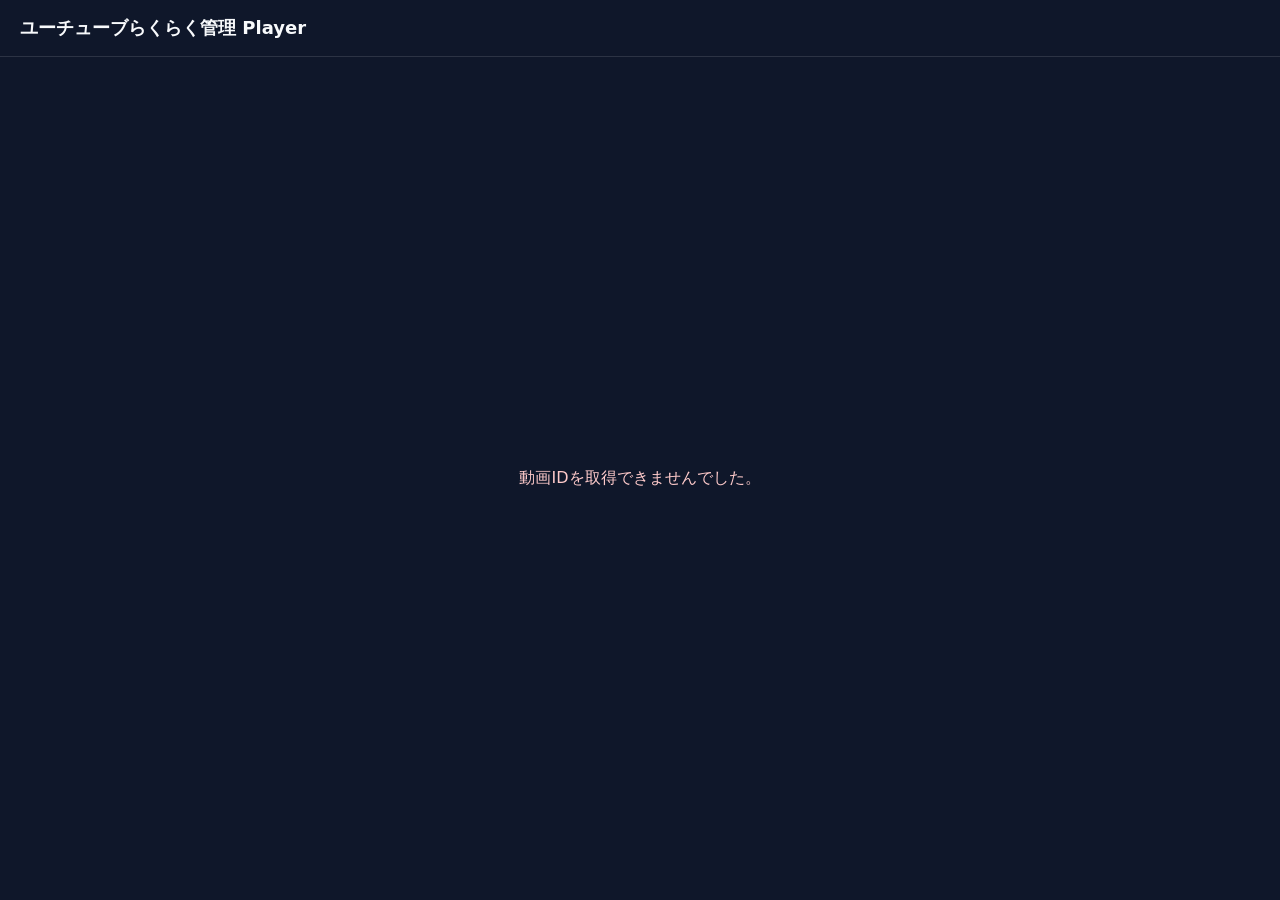
<file: player.html>
<!doctype html>
<html lang="ja">
  <head>
    <meta charset="utf-8" />
    <meta name="viewport" content="width=device-width, initial-scale=1" />
    <title>ユーチューブらくらく管理 Player</title>
    <style>
      * {
        box-sizing: border-box;
      }

      body {
        margin: 0;
        background: #0f172a;
        color: #f8fafc;
        font-family: system-ui, -apple-system, BlinkMacSystemFont, "Segoe UI", sans-serif;
      }

      main {
        min-height: 100vh;
        display: grid;
        grid-template-rows: auto 1fr;
      }

      header {
        display: flex;
        align-items: center;
        justify-content: space-between;
        gap: 16px;
        padding: 16px 20px;
        border-bottom: 1px solid rgba(255, 255, 255, 0.12);
      }

      h1 {
        margin: 0;
        font-size: 18px;
      }

      a {
        color: #f8fafc;
        text-decoration: none;
      }

      .player-shell {
        display: grid;
        place-items: center;
        padding: 20px;
      }

      .confirm-card {
        display: grid;
        gap: 18px;
        max-width: 880px;
        width: 100%;
      }

      .thumbnail {
        aspect-ratio: 16 / 9;
        border-radius: 8px;
        background: #020617;
        display: grid;
        overflow: hidden;
        place-items: center;
      }

      .thumbnail img {
        display: block;
        height: 100%;
        object-fit: cover;
        width: 100%;
      }

      .thumbnail span {
        color: rgba(255, 255, 255, 0.7);
        font-size: 48px;
      }

      .copy {
        display: grid;
        gap: 10px;
      }

      .copy h2 {
        font-size: 24px;
        line-height: 1.4;
        margin: 0;
      }

      .copy p {
        color: #cbd5e1;
        line-height: 1.7;
        margin: 0;
      }

      .action-row {
        display: flex;
        flex-wrap: wrap;
        gap: 10px;
      }

      .primary-button,
      .secondary-button {
        align-items: center;
        border-radius: 8px;
        display: inline-flex;
        font-weight: 800;
        justify-content: center;
        min-height: 44px;
        padding: 0 16px;
      }

      .primary-button {
        background: #ef4444;
        color: #fff;
      }

      .secondary-button {
        background: rgba(255, 255, 255, 0.1);
        color: #fff;
      }

      .error {
        color: #fecaca;
      }
    </style>
  </head>
  <body>
    <main>
      <header>
        <h1>ユーチューブらくらく管理 Player</h1>
        <a id="youtubeLink" href="#" target="_blank" rel="noreferrer">YouTubeで開く</a>
      </header>
      <section class="player-shell" id="playerShell"></section>
    </main>

    <script>
      const params = new URLSearchParams(location.search);
      const videoId = params.get("v");
      const title = params.get("title") || "YouTube動画";
      const thumbnail = params.get("thumb") || (videoId ? `https://i.ytimg.com/vi/${encodeURIComponent(videoId)}/hqdefault.jpg` : "");
      const shell = document.querySelector("#playerShell");
      const youtubeLink = document.querySelector("#youtubeLink");
      const escapeHtml = (value) => String(value).replace(/[&<>"']/g, (char) => ({
        "&": "&amp;",
        "<": "&lt;",
        ">": "&gt;",
        '"': "&quot;",
        "'": "&#39;",
      }[char]));

      if (!videoId || !/^[a-zA-Z0-9_-]{6,}$/.test(videoId)) {
        shell.innerHTML = '<p class="error">動画IDを取得できませんでした。</p>';
        youtubeLink.style.display = "none";
      } else {
        const watchUrl = `https://www.youtube.com/watch?v=${encodeURIComponent(videoId)}`;
        youtubeLink.href = watchUrl;
        shell.innerHTML = `
          <article class="confirm-card">
            <div class="thumbnail">
              ${thumbnail ? `<img src="${escapeHtml(thumbnail)}" alt="" />` : "<span>▶</span>"}
            </div>
            <div class="copy">
              <h2>${escapeHtml(title)}</h2>
              <p>この画面では動画はまだ再生されません。再生したい場合だけ下のボタンからYouTubeを開きます。</p>
              <div class="action-row">
                <a class="primary-button" href="${watchUrl}" target="_blank" rel="noreferrer">YouTubeで再生</a>
                <a class="secondary-button" href="/">ユーチューブらくらく管理に戻る</a>
              </div>
            </div>
          </article>
        `;
      }
    </script>
  </body>
</html>
</file>
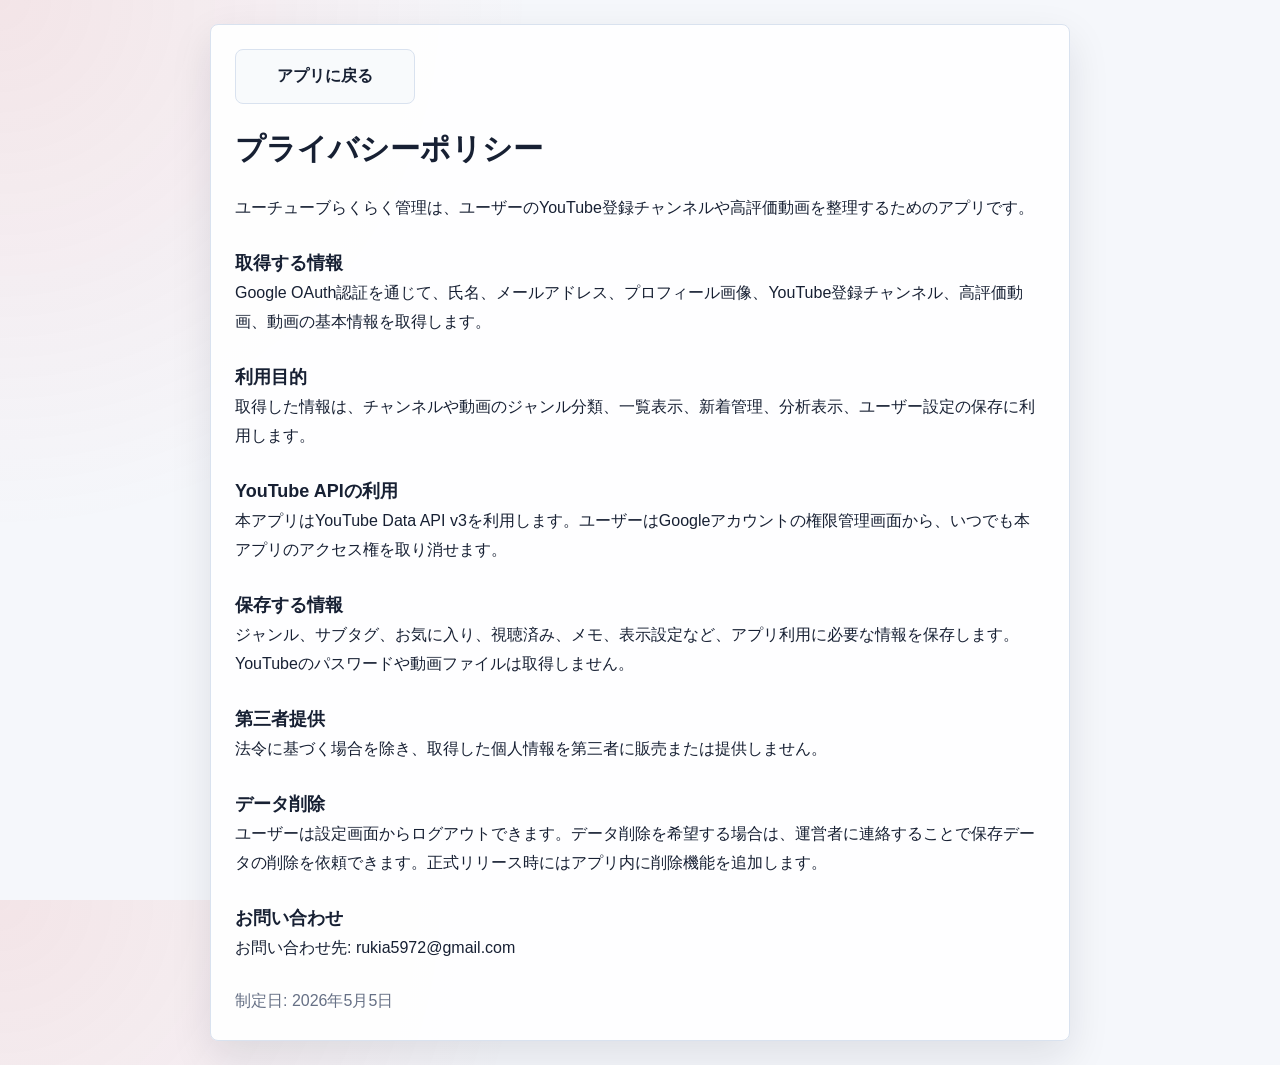
<file: privacy.html>
﻿<!doctype html>
<html lang="ja">
  <head>
    <meta charset="utf-8" />
    <meta name="viewport" content="width=device-width, initial-scale=1" />
    <title>プライバシーポリシー | ユーチューブらくらく管理</title>
    <link rel="icon" href="assets/logo-256.png" />
    <link rel="stylesheet" href="styles.css?v=29" />
  </head>
  <body class="legal-page">
    <main class="legal-shell">
      <a class="legal-back" href="/">アプリに戻る</a>
      <h1>プライバシーポリシー</h1>
      <p>ユーチューブらくらく管理は、ユーザーのYouTube登録チャンネルや高評価動画を整理するためのアプリです。</p>

      <h2>取得する情報</h2>
      <p>Google OAuth認証を通じて、氏名、メールアドレス、プロフィール画像、YouTube登録チャンネル、高評価動画、動画の基本情報を取得します。</p>

      <h2>利用目的</h2>
      <p>取得した情報は、チャンネルや動画のジャンル分類、一覧表示、新着管理、分析表示、ユーザー設定の保存に利用します。</p>

      <h2>YouTube APIの利用</h2>
      <p>本アプリはYouTube Data API v3を利用します。ユーザーはGoogleアカウントの権限管理画面から、いつでも本アプリのアクセス権を取り消せます。</p>

      <h2>保存する情報</h2>
      <p>ジャンル、サブタグ、お気に入り、視聴済み、メモ、表示設定など、アプリ利用に必要な情報を保存します。YouTubeのパスワードや動画ファイルは取得しません。</p>

      <h2>第三者提供</h2>
      <p>法令に基づく場合を除き、取得した個人情報を第三者に販売または提供しません。</p>

      <h2>データ削除</h2>
      <p>ユーザーは設定画面からログアウトできます。データ削除を希望する場合は、運営者に連絡することで保存データの削除を依頼できます。正式リリース時にはアプリ内に削除機能を追加します。</p>

      <h2>お問い合わせ</h2>
      <p>お問い合わせ先: rukia5972@gmail.com</p>

      <p class="legal-note">制定日: 2026年5月5日</p>
    </main>
  </body>
</html>
</file>
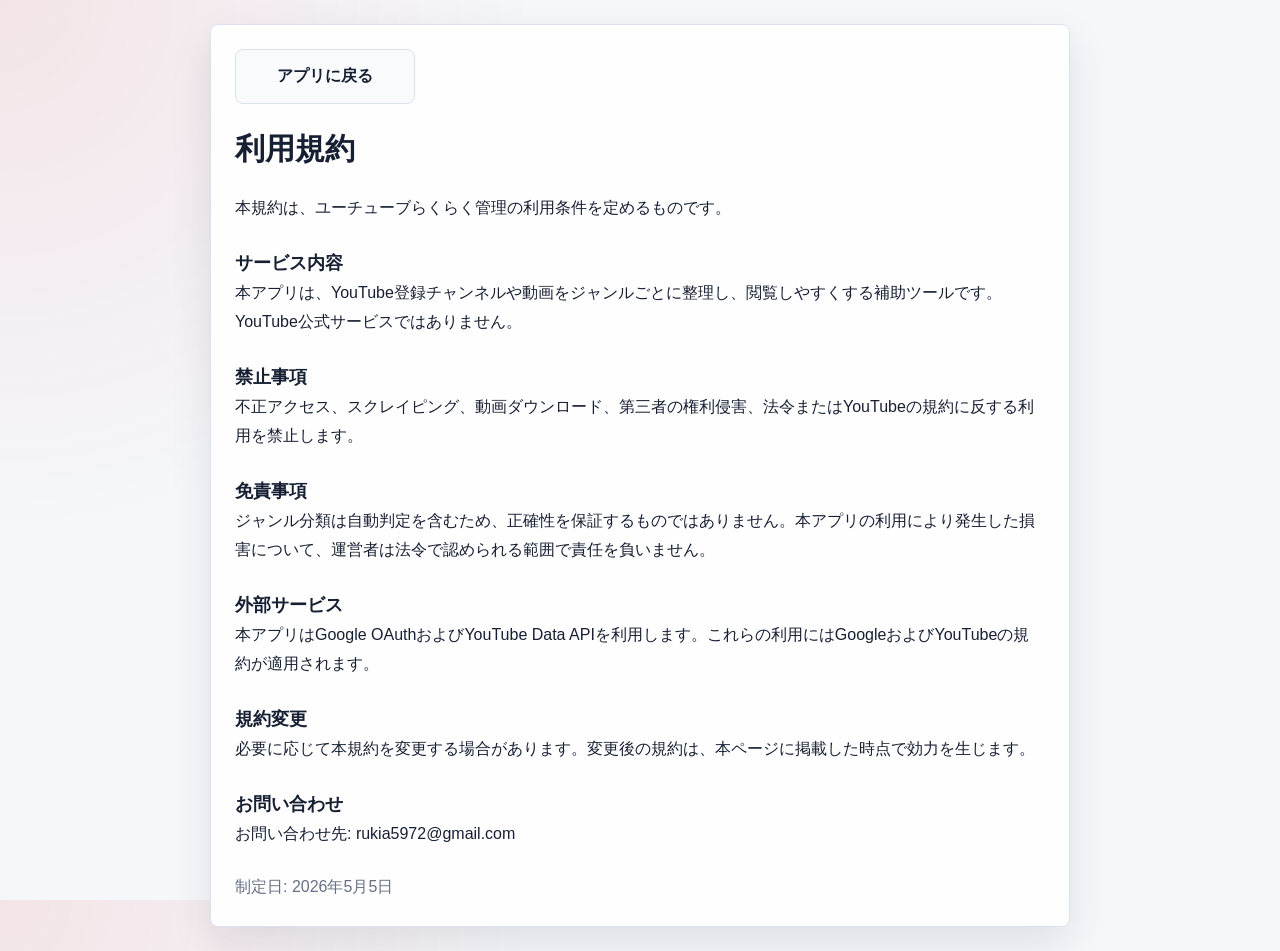
<file: terms.html>
﻿<!doctype html>
<html lang="ja">
  <head>
    <meta charset="utf-8" />
    <meta name="viewport" content="width=device-width, initial-scale=1" />
    <title>利用規約 | ユーチューブらくらく管理</title>
    <link rel="icon" href="assets/logo-256.png" />
    <link rel="stylesheet" href="styles.css?v=29" />
  </head>
  <body class="legal-page">
    <main class="legal-shell">
      <a class="legal-back" href="/">アプリに戻る</a>
      <h1>利用規約</h1>
      <p>本規約は、ユーチューブらくらく管理の利用条件を定めるものです。</p>

      <h2>サービス内容</h2>
      <p>本アプリは、YouTube登録チャンネルや動画をジャンルごとに整理し、閲覧しやすくする補助ツールです。YouTube公式サービスではありません。</p>

      <h2>禁止事項</h2>
      <p>不正アクセス、スクレイピング、動画ダウンロード、第三者の権利侵害、法令またはYouTubeの規約に反する利用を禁止します。</p>

      <h2>免責事項</h2>
      <p>ジャンル分類は自動判定を含むため、正確性を保証するものではありません。本アプリの利用により発生した損害について、運営者は法令で認められる範囲で責任を負いません。</p>

      <h2>外部サービス</h2>
      <p>本アプリはGoogle OAuthおよびYouTube Data APIを利用します。これらの利用にはGoogleおよびYouTubeの規約が適用されます。</p>

      <h2>規約変更</h2>
      <p>必要に応じて本規約を変更する場合があります。変更後の規約は、本ページに掲載した時点で効力を生じます。</p>

      <h2>お問い合わせ</h2>
      <p>お問い合わせ先: rukia5972@gmail.com</p>

      <p class="legal-note">制定日: 2026年5月5日</p>
    </main>
  </body>
</html>
</file>
<file: styles.css>
:root {
  color-scheme: light;
  --bg: #f5f7fb;
  --panel: #ffffff;
  --ink: #172033;
  --muted: #667085;
  --line: #d9e2ef;
  --brand: #e23d3d;
  --brand-dark: #bd2f35;
  --blue: #2563eb;
  --green: #0f9f6e;
  --amber: #d1840f;
  --violet: #7c3aed;
  --cyan: #0891b2;
  --shadow: 0 16px 42px rgba(16, 24, 40, .10);
  --ease: 180ms ease;
}

* {
  box-sizing: border-box;
}

html {
  height: 100%;
  overflow-x: hidden;
  overscroll-behavior: none;
}

body {
  margin: 0;
  background:
    var(--mode-wallpaper, linear-gradient(transparent, transparent)),
    radial-gradient(circle at top left, rgba(226, 61, 61, .10), transparent 34%),
    var(--bg);
  color: var(--ink);
  font-family: "Segoe UI", "Yu Gothic UI", Meiryo, sans-serif;
  height: 100%;
  min-height: 100vh;
  overscroll-behavior: none;
  overflow: hidden;
  overflow-x: hidden;
}

body:not(.legal-page) {
  inset: 0;
  position: fixed;
  width: 100%;
}

body.legal-page {
  height: auto;
  min-height: 100vh;
  overflow: auto;
  position: static;
}

body::before {
  content: "";
  inset: 0;
  pointer-events: none;
  position: fixed;
  z-index: 0;
  background: var(--mode-texture, transparent);
  opacity: var(--mode-texture-opacity, .55);
}

body[data-mode="balanced"] {
  --mode-wallpaper:
    linear-gradient(135deg, rgba(255,255,255,.70), rgba(245,247,251,.54)),
    radial-gradient(circle at 12% 20%, rgba(226,61,61,.30), transparent 32%),
    radial-gradient(circle at 88% 16%, rgba(37,99,235,.27), transparent 34%);
  --mode-texture:
    linear-gradient(90deg, rgba(23,32,51,.035) 1px, transparent 1px),
    linear-gradient(rgba(23,32,51,.035) 1px, transparent 1px);
  --mode-texture-opacity: .72;
}

body[data-mode="engineer"] {
  --mode-wallpaper:
    linear-gradient(135deg, rgba(241,248,255,.74), rgba(238,250,255,.56)),
    radial-gradient(circle at 12% 18%, rgba(37,99,235,.44), transparent 34%),
    radial-gradient(circle at 86% 22%, rgba(13,148,136,.38), transparent 30%);
  --mode-texture:
    linear-gradient(90deg, rgba(37,99,235,.08) 1px, transparent 1px),
    linear-gradient(rgba(13,148,136,.07) 1px, transparent 1px);
  --mode-texture-opacity: .86;
}

body[data-mode="student"] {
  --mode-wallpaper:
    linear-gradient(135deg, rgba(255,255,255,.74), rgba(240,253,250,.56)),
    radial-gradient(circle at 18% 18%, rgba(15,159,110,.40), transparent 30%),
    radial-gradient(circle at 86% 24%, rgba(37,99,235,.32), transparent 32%);
  --mode-texture:
    repeating-linear-gradient(0deg, rgba(37,99,235,.055) 0 1px, transparent 1px 30px);
  --mode-texture-opacity: .80;
}

body[data-mode="worker"] {
  --mode-wallpaper:
    linear-gradient(135deg, rgba(248,250,252,.76), rgba(241,245,249,.58)),
    radial-gradient(circle at 16% 16%, rgba(100,116,139,.40), transparent 34%),
    radial-gradient(circle at 84% 18%, rgba(209,132,15,.34), transparent 32%);
  --mode-texture:
    linear-gradient(120deg, rgba(71,85,105,.065) 0 1px, transparent 1px 24px);
  --mode-texture-opacity: .80;
}

body[data-mode="gamer"] {
  --mode-wallpaper:
    linear-gradient(135deg, rgba(250,250,255,.62), rgba(255,241,242,.46)),
    radial-gradient(circle at 16% 18%, rgba(239,68,68,.55), transparent 32%),
    radial-gradient(circle at 88% 20%, rgba(124,58,237,.48), transparent 34%),
    linear-gradient(120deg, rgba(15,23,42,.16), rgba(239,68,68,.13));
  --mode-texture:
    linear-gradient(90deg, rgba(239,68,68,.12) 12px, transparent 12px 26px),
    linear-gradient(0deg, rgba(124,58,237,.10) 12px, transparent 12px 26px);
  --mode-texture-opacity: .48;
}

body[data-theme="dark"][data-mode] {
  --mode-texture-opacity: .34;
  --mode-wallpaper:
    linear-gradient(135deg, rgba(15,23,42,.96), rgba(17,24,39,.92)),
    radial-gradient(circle at 14% 16%, rgba(37,99,235,.38), transparent 32%),
    radial-gradient(circle at 86% 18%, rgba(15,159,110,.30), transparent 32%);
}

body[data-theme="dark"][data-mode="gamer"] {
  --mode-wallpaper:
    linear-gradient(135deg, rgba(15,23,42,.96), rgba(30,27,75,.90)),
    radial-gradient(circle at 18% 16%, rgba(239,68,68,.52), transparent 34%),
    radial-gradient(circle at 82% 18%, rgba(124,58,237,.50), transparent 32%);
}

.app-shell,
.auth-gate {
  position: relative;
  z-index: 1;
}

body[data-theme="dark"] {
  --bg: #111827;
  --panel: #172033;
  --ink: #f8fafc;
  --muted: #aab4c3;
  --line: #2d3748;
  --shadow: 0 16px 42px rgba(0, 0, 0, .24);
}

body[data-accent="blue"] {
  --brand: #2563eb;
  --brand-dark: #1d4ed8;
}

body[data-accent="green"] {
  --brand: #0f9f6e;
  --brand-dark: #047857;
}

body[data-density="compact"] .list-item,
body[data-density="compact"] .channel-card,
body[data-density="compact"] .video-card,
body[data-density="compact"] .video-section,
body[data-density="compact"] .genre-group {
  padding: 9px;
}

body[data-theme="dark"] .auth-card,
body[data-theme="dark"] .permission-list div,
body[data-theme="dark"] .metric-grid article,
body[data-theme="dark"] .genre-group,
body[data-theme="dark"] .list-item,
body[data-theme="dark"] .channel-card,
body[data-theme="dark"] .video-card,
body[data-theme="dark"] .organize-panel,
body[data-theme="dark"] .bulk-organizer,
body[data-theme="dark"] .video-section,
body[data-theme="dark"] .bottom-nav,
body[data-theme="dark"] .settings-list,
body[data-theme="dark"] .content-block,
body[data-theme="dark"] .donut-card,
body[data-theme="dark"] .bar-card {
  background: var(--panel);
}

body[data-theme="dark"] input,
body[data-theme="dark"] select,
body[data-theme="dark"] .ghost-button,
body[data-theme="dark"] .small-button {
  background: #101827;
  color: var(--ink);
}

body[data-theme="dark"] .account-status,
body[data-theme="dark"] .organize-row,
body[data-theme="dark"] .duration-range {
  background: #101827;
  border-color: #334155;
}

body[data-theme="dark"] .account-status strong,
body[data-theme="dark"] .setting-row strong,
body[data-theme="dark"] .channel-main strong,
body[data-theme="dark"] .video-copy strong,
body[data-theme="dark"] .list-item strong {
  color: #f8fafc;
}

body[data-theme="dark"] .meta,
body[data-theme="dark"] .account-status span,
body[data-theme="dark"] .setting-row small,
body[data-theme="dark"] .check-row,
body[data-theme="dark"] .video-section-header p {
  color: #cbd5e1;
}

body[data-theme="dark"] .segmented {
  background: #1e293b;
}

body[data-theme="dark"] .segmented button {
  color: #cbd5e1;
}

body[data-theme="dark"] .segmented button:hover {
  background: #263244;
  color: #f8fafc;
}

body[data-theme="dark"] .segmented button.active {
  background: #f8fafc;
  color: #111827;
}

body[data-theme="dark"] .confidence,
body[data-theme="dark"] .sync-state {
  background: #263244;
  color: #e2e8f0;
}

body[data-theme="dark"] .open-link {
  background: #f8fafc;
  color: #111827;
}

body[data-theme="dark"] .reload-button {
  background: #101827;
  border-color: #334155;
  color: #fca5a5;
}

body[data-theme="dark"] .reload-button:hover {
  background: #263244;
  border-color: #475569;
}

body[data-theme="dark"] .open-link:hover {
  background: #e2e8f0;
}

body[data-theme="dark"] .icon-button {
  background: #263244;
  color: #f8fafc;
}

body[data-theme="dark"] .icon-button.active {
  background: #fde68a;
  color: #facc15;
}

body[data-theme="dark"] .small-button:hover,
body[data-theme="dark"] .icon-button:hover {
  background: #334155;
}

body[data-theme="dark"] .subtag {
  background: color-mix(in srgb, var(--subtag-color), #111827 74%);
  color: #f8fafc;
}

body[data-theme="dark"] .kind-tag {
  background: #312e81;
  color: #e0e7ff;
}

body[data-theme="dark"] .kind-tag.short {
  background: #4c1724;
  color: #fecdd3;
}

body[data-theme="dark"] .kind-tag.live {
  background: #4a3211;
  color: #fde68a;
}

body[data-theme="dark"] .genre-section-recommended {
  background: #3a2026;
  border-color: #7f3138;
}

body[data-theme="dark"] .genre-section-it,
body[data-theme="dark"] .genre-section-study {
  background: #172640;
  border-color: #31538a;
}

body[data-theme="dark"] .genre-section-nba,
body[data-theme="dark"] .genre-section-sports {
  background: #332818;
  border-color: #8a5a18;
}

body[data-theme="dark"] .genre-section-game,
body[data-theme="dark"] .genre-section-entertainment {
  background: #3a2418;
  border-color: #8a4b1f;
}

body[data-theme="dark"] .genre-section-music {
  background: #2b2144;
  border-color: #61499e;
}

body[data-theme="dark"] .genre-section-science,
body[data-theme="dark"] .genre-section-cooking,
body[data-theme="dark"] .genre-section-life,
body[data-theme="dark"] .genre-section-news {
  background: #123033;
  border-color: #24757d;
}

body[data-theme="dark"] .genre-section-medical {
  background: #3a1830;
  border-color: #8a2c68;
}

body[data-theme="dark"] .genre-section-law,
body[data-theme="dark"] .genre-section-business,
body[data-theme="dark"] .genre-section-unknown {
  background: #1e293b;
  border-color: #475569;
}

body.locked .app-shell {
  filter: blur(2px);
  user-select: none;
}

button,
input,
select {
  font: inherit;
}

button {
  border: 0;
  cursor: pointer;
  transition: background-color var(--ease), border-color var(--ease), box-shadow var(--ease), color var(--ease), transform var(--ease);
}

.auth-gate {
  align-items: center;
  background:
    linear-gradient(rgba(245, 247, 251, .90), rgba(245, 247, 251, .98)),
    radial-gradient(circle at top, rgba(226, 61, 61, .18), transparent 42%);
  display: none;
  inset: 0;
  justify-content: center;
  padding: 20px;
  position: fixed;
  z-index: 20;
}

.auth-gate.active {
  display: flex;
}

.auth-card {
  background: #fff;
  border: 1px solid var(--line);
  border-radius: 8px;
  box-shadow: 0 28px 80px rgba(16, 24, 40, .18);
  max-width: 420px;
  padding: 24px;
  width: 100%;
}

.brand-mark {
  align-items: center;
  background: var(--brand);
  border-radius: 8px;
  color: #fff;
  display: flex;
  font-size: 24px;
  height: 54px;
  justify-content: center;
  margin-bottom: 18px;
  width: 54px;
}

.auth-card h2 {
  margin-bottom: 10px;
}

.auth-copy,
.auth-note {
  color: var(--muted);
  font-size: 13px;
  line-height: 1.7;
}

.permission-list {
  display: grid;
  gap: 10px;
  margin: 18px 0;
}

.permission-list div {
  background: #f8fafc;
  border: 1px solid var(--line);
  border-radius: 8px;
  padding: 12px;
}

.permission-list strong {
  display: block;
  font-size: 13px;
  margin-bottom: 4px;
}

.permission-list span {
  color: var(--muted);
  font-size: 12px;
  line-height: 1.55;
}

.google-button {
  align-items: center;
  background: #fff;
  border: 1px solid var(--line);
  border-radius: 8px;
  color: var(--ink);
  display: flex;
  font-weight: 800;
  gap: 10px;
  justify-content: center;
  min-height: 50px;
  width: 100%;
}

.google-button span {
  align-items: center;
  background: #f2f4f7;
  border-radius: 50%;
  color: #4285f4;
  display: flex;
  font-weight: 900;
  height: 26px;
  justify-content: center;
  width: 26px;
}

.auth-note {
  margin-top: 12px;
}

.app-shell {
  display: flex;
  flex-direction: column;
  bottom: 0;
  height: auto;
  left: 0;
  margin: 0 auto;
  max-width: 520px;
  min-height: 0;
  overscroll-behavior: none;
  position: fixed;
  overflow-x: hidden;
  right: 0;
  top: 0;
  width: 100%;
}

.topbar {
  align-items: center;
  flex: 0 0 auto;
  display: flex;
  justify-content: space-between;
  padding: 20px 18px 12px;
  position: relative;
  z-index: 12;
}

.mode-badge {
  align-items: center;
  background: rgba(255, 255, 255, .72);
  border: 1px solid rgba(23, 32, 51, .10);
  border-radius: 8px;
  box-shadow: 0 10px 24px rgba(16, 24, 40, .10);
  color: var(--brand);
  display: flex;
  font-size: 11px;
  font-weight: 900;
  height: 40px;
  justify-content: center;
  left: -58px;
  line-height: 1.1;
  padding: 0 6px;
  position: absolute;
  top: 22px;
  width: 50px;
}

body[data-mode="engineer"] .mode-badge {
  color: #2563eb;
}

body[data-mode="student"] .mode-badge {
  color: #0f9f6e;
}

body[data-mode="worker"] .mode-badge {
  color: #64748b;
}

body[data-mode="gamer"] .mode-badge {
  color: #ef4444;
}

body[data-theme="dark"] .mode-badge {
  background: rgba(15, 23, 42, .76);
  border-color: rgba(226, 232, 240, .16);
  box-shadow: 0 10px 24px rgba(0, 0, 0, .24);
}

@media (max-width: 620px) {
  .topbar {
    display: grid;
    align-items: flex-start;
    grid-template-columns: 50px minmax(0, 1fr);
    gap: 10px;
    padding: 14px 12px 10px;
  }

  .mode-badge {
    grid-column: 1;
    grid-row: 1;
    left: auto;
    position: static;
    top: auto;
  }

  .topbar > div:not(.mode-badge) {
    grid-column: 2;
    min-width: 0;
    padding-left: 0;
  }

  .topbar h1 {
    font-size: 22px;
    line-height: 1.22;
    max-width: 100%;
    overflow-wrap: anywhere;
    word-break: normal;
  }

  .topbar .eyebrow {
    font-size: 10px;
    line-height: 1.45;
  }

  .topbar .connect-button {
    grid-column: 1 / -1;
    margin-left: 0;
    max-width: 100%;
    min-height: 38px;
    min-width: 0;
    overflow: hidden;
    padding: 0 12px;
    text-overflow: ellipsis;
    white-space: nowrap;
    width: 100%;
  }

  .section-title,
  .block-heading {
    align-items: flex-start;
    flex-direction: column;
    gap: 10px;
    text-align: left;
  }

  .section-title > div,
  .block-heading > div {
    width: 100%;
  }

  .section-title h2,
  .section-title .eyebrow {
    text-align: left;
  }

  .home-title-actions {
    align-items: stretch;
    display: grid;
    grid-template-columns: 1fr;
    justify-content: stretch;
    width: 100%;
  }

  .home-title-actions > *,
  .compact-mode-select {
    max-width: 100%;
    min-width: 0;
    width: 100%;
  }

  .app-main {
    overflow-x: hidden;
    padding-left: 12px;
    padding-right: 12px;
    scrollbar-width: none;
  }

  .app-main::-webkit-scrollbar {
    display: none;
  }

  .tool-row {
    grid-template-columns: 1fr;
  }

  .filter-row {
    grid-template-columns: minmax(0, .9fr) minmax(0, 1.1fr);
  }

  .filter-row input {
    grid-column: 1 / -1;
  }

  .filter-row select,
  .subtag-filter-row select {
    min-width: 0;
  }

  .filter-row select {
    font-size: 16px;
    min-height: 48px;
    padding-left: 14px;
    padding-right: 30px;
  }

  .filter-row select:nth-of-type(2),
  .filter-row select:nth-of-type(3) {
    min-width: 0;
  }

  .subtag-filter-row {
    grid-template-columns: repeat(2, minmax(0, 1fr));
  }

  .subtag-filter-row select {
    background-position:
      calc(100% - 15px) 50%,
      calc(100% - 9px) 50%;
    font-size: 15px;
    padding-left: 10px;
    padding-right: 26px;
  }

  .subtag-filter-row select:last-child {
    grid-column: 1 / -1;
  }
}

.eyebrow {
  color: var(--muted);
  font-size: 11px;
  font-weight: 700;
  letter-spacing: .08em;
  margin: 0 0 4px;
  text-transform: uppercase;
}

h1,
h2,
h3,
p {
  margin: 0;
}

h1 {
  font-size: 30px;
  letter-spacing: 0;
}

h2 {
  font-size: 24px;
  letter-spacing: 0;
}

h3 {
  font-size: 16px;
  letter-spacing: 0;
}

.connect-button,
.ghost-button,
.wide-button {
  background: var(--brand);
  border-radius: 8px;
  color: #fff;
  font-weight: 700;
  min-height: 40px;
  padding: 0 14px;
  box-shadow: 0 8px 18px rgba(226, 61, 61, .14);
}

.connect-button:hover,
.wide-button:hover {
  background: var(--brand-dark);
  transform: translateY(-1px);
  box-shadow: 0 12px 24px rgba(226, 61, 61, .22);
}

.ghost-button {
  background: #fff;
  border: 1px solid var(--line);
  color: var(--brand);
  box-shadow: 0 8px 18px rgba(16, 24, 40, .06);
}

.ghost-button:hover {
  background: #fff5f5;
  border-color: #fecaca;
  transform: translateY(-1px);
}

.app-main {
  flex: 1;
  min-height: 0;
  overscroll-behavior: contain;
  overflow-y: auto;
  padding: 0 14px;
  -webkit-overflow-scrolling: touch;
}

.screen {
  display: none;
}

.screen.active {
  display: block;
  animation: screen-in 180ms ease both;
}

.section-title,
.block-heading {
  align-items: center;
  display: flex;
  justify-content: space-between;
  margin: 14px 0;
}

.home-title-actions {
  align-items: center;
  display: flex;
  flex-wrap: wrap;
  gap: 8px;
  justify-content: flex-end;
}

.mode-select {
  background: var(--panel);
  border: 1px solid var(--line);
  border-radius: 8px;
  color: var(--ink);
  font-weight: 800;
  min-height: 44px;
  padding: 10px 12px;
}

.compact-mode-select {
  max-width: 190px;
}

.sync-state {
  background: #fff4ed;
  border: 1px solid #ffd5bd;
  border-radius: 999px;
  color: #b54708;
  font-size: 12px;
  font-weight: 700;
  padding: 6px 10px;
}

.reload-button {
  background: #fff;
  border: 1px solid var(--line);
  border-radius: 8px;
  color: var(--brand);
  font-size: 12px;
  font-weight: 800;
  min-height: 34px;
  padding: 0 10px;
  transition: background-color var(--ease), border-color var(--ease), box-shadow var(--ease), transform var(--ease);
}

.reload-button:hover {
  background: #fff7f7;
  border-color: #fecaca;
  box-shadow: 0 10px 20px rgba(16, 24, 40, .08);
  transform: translateY(-1px);
}

.hero-video,
.content-block,
.donut-card,
.bar-card,
.settings-list {
  background: var(--panel);
  border: 1px solid var(--line);
  border-radius: 8px;
  box-shadow: var(--shadow);
}

.hero-video {
  display: grid;
  gap: 12px;
  grid-template-columns: 116px 1fr;
  margin-bottom: 12px;
  min-height: 142px;
  overflow: hidden;
  padding: 12px;
}

.thumbnail {
  align-items: center;
  aspect-ratio: 9 / 12;
  background: linear-gradient(145deg, #101828, #344054);
  border-radius: 8px;
  color: #fff;
  display: flex;
  font-size: 30px;
  justify-content: center;
}

.hero-copy {
  display: flex;
  flex-direction: column;
  gap: 8px;
  min-width: 0;
}

.hero-copy strong {
  font-size: 17px;
  line-height: 1.35;
}

.hero-copy span,
.hero-copy p,
.meta {
  color: var(--muted);
  font-size: 12px;
  line-height: 1.55;
}

.open-link {
  align-self: flex-start;
  background: var(--ink);
  border-radius: 8px;
  color: #fff;
  font-size: 13px;
  font-weight: 700;
  margin-top: auto;
  padding: 9px 12px;
  text-decoration: none;
  transition: background-color var(--ease), box-shadow var(--ease), transform var(--ease);
}

.open-link:hover {
  background: #0f172a;
  box-shadow: 0 10px 20px rgba(16, 24, 40, .18);
  transform: translateY(-1px);
}

@keyframes screen-in {
  from {
    opacity: 0;
    transform: translateY(6px);
  }
  to {
    opacity: 1;
    transform: translateY(0);
  }
}

.metric-grid {
  display: grid;
  gap: 10px;
  grid-template-columns: repeat(3, minmax(0, 1fr));
  margin-bottom: 16px;
}

.metric-grid article {
  background: var(--panel);
  border: 1px solid var(--line);
  border-radius: 8px;
  padding: 12px;
}

.metric-grid span {
  color: var(--muted);
  display: block;
  font-size: 11px;
  margin-bottom: 6px;
}

.metric-grid strong {
  font-size: 24px;
}

.content-block {
  margin-bottom: 14px;
  padding: 14px;
}

.genre-strip {
  display: grid;
  gap: 10px;
  grid-template-columns: repeat(2, minmax(0, 1fr));
}

.genre-pill,
.tag,
.confidence {
  border-radius: 999px;
  display: inline-flex;
  font-size: 12px;
  font-weight: 700;
  line-height: 1;
  padding: 7px 9px;
  white-space: nowrap;
}

.genre-pill {
  align-items: center;
  border: 1px solid var(--line);
  justify-content: space-between;
}

.compact-list,
.channel-list,
.video-list {
  display: grid;
  gap: 10px;
}

.genre-group {
  background: #fff;
  border: 1px solid var(--line);
  border-radius: 8px;
  display: grid;
  gap: 10px;
  padding: 12px;
}

.genre-header {
  align-items: center;
  display: flex;
  justify-content: space-between;
}

.genre-header strong {
  color: var(--muted);
  font-size: 12px;
}

.genre-channel-list {
  display: grid;
  gap: 10px;
}

.list-item,
.channel-card,
.video-card {
  background: #fff;
  border: 1px solid var(--line);
  border-radius: 8px;
  display: grid;
  gap: 8px;
  padding: 12px;
  transition: border-color var(--ease), box-shadow var(--ease), transform var(--ease);
}

.list-item:hover,
.channel-card:hover,
.video-card:hover {
  border-color: #c6d3e4;
  box-shadow: 0 12px 28px rgba(16, 24, 40, .10);
  transform: translateY(-1px);
}

.list-item {
  grid-template-columns: 42px 1fr auto;
}

.avatar {
  align-items: center;
  border-radius: 8px;
  color: #fff;
  display: flex;
  font-weight: 800;
  height: 42px;
  justify-content: center;
  width: 42px;
}

.channel-avatar {
  background: #eef2f6;
  overflow: hidden;
}

.channel-avatar img {
  display: block;
  height: 100%;
  object-fit: cover;
  width: 100%;
}

.tool-row {
  display: grid;
  gap: 10px;
  grid-template-columns: 1fr 128px;
  margin-bottom: 12px;
}

.filter-caption {
  color: var(--muted);
  font-size: 11px;
  font-weight: 800;
  margin: 0 0 6px;
}

.filter-row {
  grid-template-columns: minmax(0, 1fr) 128px 140px 150px;
}

.subtag-filter-row {
  display: grid;
  gap: 10px;
  grid-template-columns: repeat(3, minmax(0, 1fr));
  margin: -2px 0 12px;
}

.organize-panel,
.bulk-organizer {
  background: #fff;
  border: 1px solid var(--line);
  border-radius: 8px;
  margin-bottom: 12px;
}

.organize-panel {
  align-items: center;
  display: grid;
  gap: 12px;
  grid-template-columns: 1fr auto;
  padding: 12px;
}

.organize-panel p {
  color: var(--muted);
  font-size: 12px;
  line-height: 1.5;
  margin-top: 4px;
}

.organize-actions {
  display: flex;
  flex-wrap: wrap;
  gap: 8px;
  justify-content: flex-end;
}

.bulk-organizer {
  display: grid;
  gap: 10px;
  padding: 12px;
}

.bulk-heading,
.empty-organizer {
  align-items: center;
  display: flex;
  justify-content: space-between;
}

.bulk-heading span,
.empty-organizer span {
  color: var(--muted);
  font-size: 12px;
}

.organize-row {
  background: #fbfcfe;
  border: 1px solid var(--line);
  border-radius: 8px;
  display: grid;
  gap: 10px;
  grid-template-columns: 42px 1fr 132px;
  padding: 10px;
}

.organize-main {
  min-width: 0;
}

.organize-main p {
  color: var(--muted);
  display: -webkit-box;
  font-size: 12px;
  line-height: 1.5;
  margin-top: 3px;
  overflow: hidden;
  -webkit-box-orient: vertical;
  -webkit-line-clamp: 2;
}

.suggestion-row {
  display: flex;
  flex-wrap: wrap;
  gap: 6px;
  margin-top: 8px;
}

.suggestion-button {
  background: #eef4ff;
  border-radius: 999px;
  color: var(--blue);
  font-size: 12px;
  font-weight: 800;
  min-height: 30px;
  padding: 0 10px;
}

.compact-select {
  align-self: center;
  min-height: 36px;
  padding: 6px 9px;
}

input,
select {
  appearance: none;
  -webkit-appearance: none;
  background: #fff;
  border: 1px solid var(--line);
  border-radius: 8px;
  color: var(--ink);
  font-size: 16px;
  min-height: 44px;
  padding: 10px 12px;
  width: 100%;
  transition: border-color var(--ease), box-shadow var(--ease), transform var(--ease);
}

select {
  background-image:
    linear-gradient(45deg, transparent 50%, var(--ink) 50%),
    linear-gradient(135deg, var(--ink) 50%, transparent 50%);
  background-position:
    calc(100% - 17px) 50%,
    calc(100% - 11px) 50%;
  background-repeat: no-repeat;
  background-size: 6px 6px, 6px 6px;
  line-height: 1.25;
  overflow: hidden;
  padding-left: 12px;
  padding-right: 34px;
  text-overflow: ellipsis;
  white-space: nowrap;
}

input:focus,
select:focus {
  border-color: #fca5a5;
  box-shadow: 0 0 0 4px rgba(226, 61, 61, .10);
  outline: 0;
}

.channel-card {
  background: #fbfcfe;
  grid-template-columns: 46px 1fr auto;
}

.channel-main {
  min-width: 0;
}

.channel-main > .meta {
  display: -webkit-box;
  overflow: hidden;
  -webkit-box-orient: vertical;
  -webkit-line-clamp: 4;
}

.channel-main strong,
.video-card strong,
.list-item strong {
  display: block;
  overflow-wrap: anywhere;
}

.channel-actions {
  align-items: end;
  display: flex;
  flex-direction: column;
  gap: 8px;
}

.icon-button {
  align-items: center;
  background: #f2f4f7;
  border-radius: 8px;
  color: var(--ink);
  display: flex;
  font-size: 18px;
  height: 38px;
  justify-content: center;
  width: 38px;
}

.icon-button.active {
  background: #fff8db;
  color: #facc15;
}

.tag-row {
  display: flex;
  flex-wrap: wrap;
  gap: 6px;
  margin-top: 8px;
}

.subtag,
.kind-tag {
  border-radius: 999px;
  display: inline-flex;
  font-size: 12px;
  font-weight: 800;
  line-height: 1;
  padding: 7px 9px;
  white-space: nowrap;
}

.subtag {
  background: color-mix(in srgb, var(--subtag-color), white 84%);
  color: var(--subtag-color);
}

.kind-tag {
  background: #eef2ff;
  color: #4338ca;
}

.kind-tag.short {
  background: #fff1f2;
  color: #e11d48;
}

.kind-tag.live {
  background: #fef3c7;
  color: #b45309;
}

.inline-genre {
  align-items: center;
  color: var(--muted);
  display: grid;
  font-size: 12px;
  gap: 6px;
  grid-template-columns: 54px minmax(0, 220px);
  margin-top: 10px;
}

.inline-genre select {
  min-height: 36px;
  padding: 6px 9px;
}

.confidence {
  background: #edf7ff;
  color: var(--blue);
}

.tag.it,
.tag.study {
  background: #e8f1ff;
  color: var(--blue);
}

.tag.nba,
.tag.sports {
  background: #fff3da;
  color: var(--amber);
}

.tag.sports {
  background: #dcfce7;
  color: #15803d;
}

.tag.music {
  background: #f0e9ff;
  color: var(--violet);
}

.tag.cooking,
.tag.life {
  background: #e8f8f1;
  color: var(--green);
}

.tag.news {
  background: #e7f8fb;
  color: var(--cyan);
}

.tag.game {
  background: #fee2e2;
  color: #b91c1c;
}

.tag.horse {
  background: #fef3c7;
  color: #92400e;
}

.tag.diy {
  background: #ffedd5;
  color: #9a3412;
}

.tag.manga {
  background: #fae8ff;
  color: #a21caf;
}

.tag.law,
.tag.business {
  background: #eef2f6;
  color: #475467;
}

.tag.medical {
  background: #fce7f3;
  color: #be185d;
}

.tag.restaurant {
  background: #ffedd5;
  color: #c2410c;
}

.tag.trivia {
  background: #ccfbf1;
  color: #0f766e;
}

.tag.board {
  background: #eef2f6;
  color: #475467;
}

.tag.quote {
  background: #f0e9ff;
  color: var(--violet);
}

.tag.entertainment {
  background: #ffedd5;
  color: #c2410c;
}

.tag.science {
  background: #ccfbf1;
  color: #0f766e;
}

.tag.unknown {
  background: #eef2f6;
  color: #475467;
}

.tag.recommended {
  background: #fff1f2;
  color: var(--brand);
}

.segmented {
  background: #e9eef6;
  border-radius: 8px;
  display: grid;
  gap: 4px;
  grid-template-columns: repeat(3, 1fr);
  margin-bottom: 12px;
  padding: 4px;
}

.segmented button {
  background: transparent;
  border-radius: 6px;
  color: var(--muted);
  font-weight: 700;
  min-height: 38px;
}

.segmented button:hover {
  background: rgba(255, 255, 255, .70);
  color: var(--ink);
}

.segmented button.active {
  background: #fff;
  color: var(--ink);
  box-shadow: 0 4px 14px rgba(16, 24, 40, .08);
}

.check-row,
.setting-row {
  align-items: center;
  display: flex;
  gap: 10px;
}

.check-row {
  color: var(--muted);
  font-size: 13px;
  margin-bottom: 12px;
}

.check-row input,
.setting-row input {
  min-height: 20px;
  width: 20px;
}

.video-card {
  grid-template-columns: 82px 1fr;
}

.video-section {
  background: #fff;
  border: 1px solid var(--line);
  border-radius: 8px;
  display: grid;
  gap: 10px;
  padding: 12px;
}

.genre-section-recommended {
  background: #fff5f5;
  border-color: #fecaca;
}

.genre-section-it,
.genre-section-study {
  background: #f4f8ff;
  border-color: #bfdbfe;
}

.genre-section-nba,
.genre-section-sports {
  background: #fff8e8;
  border-color: #fed7aa;
}

.genre-section-game,
.genre-section-entertainment {
  background: #fff4ed;
  border-color: #fed7aa;
}

.genre-section-music {
  background: #f7f2ff;
  border-color: #ddd6fe;
}

.genre-section-science {
  background: #f0fdfa;
  border-color: #99f6e4;
}

.genre-section-cooking,
.genre-section-life {
  background: #f0fdf4;
  border-color: #bbf7d0;
}

.genre-section-medical {
  background: #fdf2f8;
  border-color: #fbcfe8;
}

.genre-section-law,
.genre-section-business,
.genre-section-unknown {
  background: #f8fafc;
  border-color: #cbd5e1;
}

.genre-section-news {
  background: #ecfeff;
  border-color: #a5f3fc;
}

.video-section-header {
  align-items: center;
  display: flex;
  gap: 12px;
  justify-content: space-between;
}

.video-section-header p {
  color: var(--muted);
  font-size: 12px;
  line-height: 1.5;
  margin-top: 6px;
}

.video-section-header strong {
  color: var(--muted);
  font-size: 12px;
  white-space: nowrap;
}

.video-section-list {
  display: grid;
  gap: 10px;
}

.video-thumb {
  align-items: center;
  aspect-ratio: 16 / 10;
  background: #101828;
  border-radius: 8px;
  color: #fff;
  display: flex;
  justify-content: center;
  overflow: hidden;
}

.video-thumb img {
  display: block;
  height: 100%;
  object-fit: cover;
  width: 100%;
}

.hero-thumbnail img {
  display: block;
  height: 100%;
  object-fit: cover;
  width: 100%;
}

.video-copy {
  min-width: 0;
}

.video-actions {
  display: flex;
  gap: 8px;
  margin-top: 8px;
}

.small-button {
  background: #f2f4f7;
  border-radius: 8px;
  color: var(--ink);
  font-size: 12px;
  font-weight: 700;
  min-height: 34px;
  padding: 0 10px;
}

.small-button:hover {
  background: #e7ecf3;
  transform: translateY(-1px);
}

.analytics-layout {
  display: grid;
  gap: 12px;
  margin-bottom: 14px;
}

.donut-card,
.bar-card {
  padding: 14px;
}

.donut-card {
  align-items: center;
  display: grid;
  gap: 16px;
  grid-template-columns: 118px 1fr;
}

.donut {
  aspect-ratio: 1;
  border-radius: 50%;
  position: relative;
}

.donut::after {
  background: #fff;
  border-radius: 50%;
  content: "";
  inset: 28px;
  position: absolute;
}

.bar-row {
  align-items: center;
  display: grid;
  gap: 10px;
  grid-template-columns: 74px 1fr 34px;
  margin-top: 12px;
}

.bar-track {
  background: #edf1f7;
  border-radius: 999px;
  height: 10px;
  overflow: hidden;
}

.bar-fill {
  background: var(--brand);
  border-radius: inherit;
  height: 100%;
}

.settings-list {
  display: grid;
  gap: 14px;
  padding: 14px;
}

.account-status {
  align-items: center;
  background: #f8fafc;
  border: 1px solid var(--line);
  border-radius: 8px;
  display: flex;
  gap: 12px;
  justify-content: space-between;
  padding: 12px;
}

.account-status strong,
.account-status span {
  display: block;
}

.account-status span {
  color: var(--muted);
  font-size: 12px;
  margin-top: 3px;
}

.setting-row {
  justify-content: space-between;
}

.setting-row small {
  color: var(--muted);
  display: block;
  font-size: 12px;
  margin-top: 3px;
}

.wide-button {
  width: 100%;
}

.secondary-button {
  background: #f2f4f7;
  color: var(--ink);
  box-shadow: none;
}

.secondary-button:hover {
  background: #e7ecf3;
}

.legal-links {
  display: grid;
  gap: 8px;
  grid-template-columns: 1fr 1fr;
}

.legal-links a,
.legal-back {
  background: #f8fafc;
  border: 1px solid var(--line);
  border-radius: 8px;
  color: var(--ink);
  display: block;
  font-weight: 800;
  padding: 12px;
  text-align: center;
  text-decoration: none;
}

.legal-page {
  overflow: auto;
}

.legal-shell {
  background: rgba(255, 255, 255, .94);
  border: 1px solid var(--line);
  border-radius: 8px;
  box-shadow: var(--shadow);
  color: var(--ink);
  line-height: 1.8;
  margin: 24px auto;
  max-width: 860px;
  padding: 24px;
  width: min(calc(100% - 32px), 860px);
}

.legal-shell h1 {
  margin-bottom: 18px;
}

.legal-shell h2 {
  font-size: 18px;
  margin-top: 24px;
}

.legal-note {
  color: var(--muted);
  margin-top: 24px;
}

.legal-back {
  margin-bottom: 18px;
  max-width: 180px;
}

.bottom-nav {
  background: rgba(255, 255, 255, .96);
  border-top: 1px solid var(--line);
  display: grid;
  flex: 0 0 auto;
  grid-template-columns: repeat(6, 1fr);
  max-width: 520px;
  padding: 8px 8px 10px;
  width: 100%;
  z-index: 10;
}

.bottom-nav button {
  align-items: center;
  background: transparent;
  border-radius: 8px;
  color: var(--muted);
  display: flex;
  flex-direction: column;
  font-size: 10px;
  font-weight: 700;
  gap: 3px;
  min-height: 56px;
  position: relative;
}

.bottom-nav button:hover {
  background: #fff7f7;
  color: var(--brand);
  transform: translateY(-1px);
}

.bottom-nav button.active span {
  transform: scale(1.08);
}

.bottom-nav span {
  transition: transform var(--ease);
}

.small-button:active,
.ghost-button:active,
.connect-button:active,
.wide-button:active,
.bottom-nav button:active {
  transform: translateY(0) scale(.98);
}

.bottom-nav span {
  font-size: 18px;
  line-height: 1;
}

.bottom-nav button.active {
  background: #fff0f0;
  color: var(--brand);
}

dialog {
  border: 0;
  border-radius: 8px;
  box-shadow: 0 24px 80px rgba(16, 24, 40, .26);
  max-width: 440px;
  width: calc(100% - 32px);
}

dialog::backdrop {
  background: rgba(16, 24, 40, .42);
}

dialog menu {
  display: flex;
  justify-content: flex-end;
  margin: 16px 0 0;
  padding: 0;
}

dialog button {
  background: var(--ink);
  border-radius: 8px;
  color: #fff;
  min-height: 40px;
  padding: 0 16px;
}

.detail-grid {
  display: grid;
  gap: 10px;
}

.detail-grid textarea,
.detail-grid input,
.detail-grid select {
  margin-top: 6px;
}

.detail-grid textarea {
  border: 1px solid var(--line);
  border-radius: 8px;
  font: inherit;
  min-height: 78px;
  padding: 10px 12px;
  resize: vertical;
  width: 100%;
}

@media (min-width: 760px) {
  .app-shell {
    max-width: 980px;
  }

  .bottom-nav {
    max-width: 980px;
  }

  .app-main {
    padding: 0 22px;
  }

  .analytics-layout {
    grid-template-columns: 1fr 1fr;
  }

  .video-list {
    grid-template-columns: repeat(2, minmax(0, 1fr));
  }

  .video-list {
    grid-template-columns: 1fr;
  }

  .channel-list {
    grid-template-columns: 1fr;
  }
}

@media (max-width: 620px) {
  .tool-row {
    grid-template-columns: 1fr;
  }

  .filter-row {
    grid-template-columns: minmax(0, .94fr) minmax(0, 1.06fr);
  }

  .filter-row input {
    grid-column: 1 / -1;
  }

  .filter-row select {
    min-width: 0;
    width: 100%;
  }

  .filter-row select:nth-of-type(1) {
    grid-column: 1 / -1;
  }

  .filter-row select:nth-of-type(2),
  .filter-row select:nth-of-type(3) {
    grid-row: auto;
  }

  .subtag-filter-row {
    grid-template-columns: repeat(2, minmax(0, 1fr));
  }

  .subtag-filter-row select {
    min-width: 0;
  }

  .subtag-filter-row select:last-child {
    grid-column: 1 / -1;
  }
}

@media (max-width: 380px) {
  .tool-row,
  .hero-video,
  .video-card,
  .donut-card,
  .organize-panel,
  .organize-row {
    grid-template-columns: 1fr;
  }

  .thumbnail {
    aspect-ratio: 16 / 9;
  }
}
</file>
